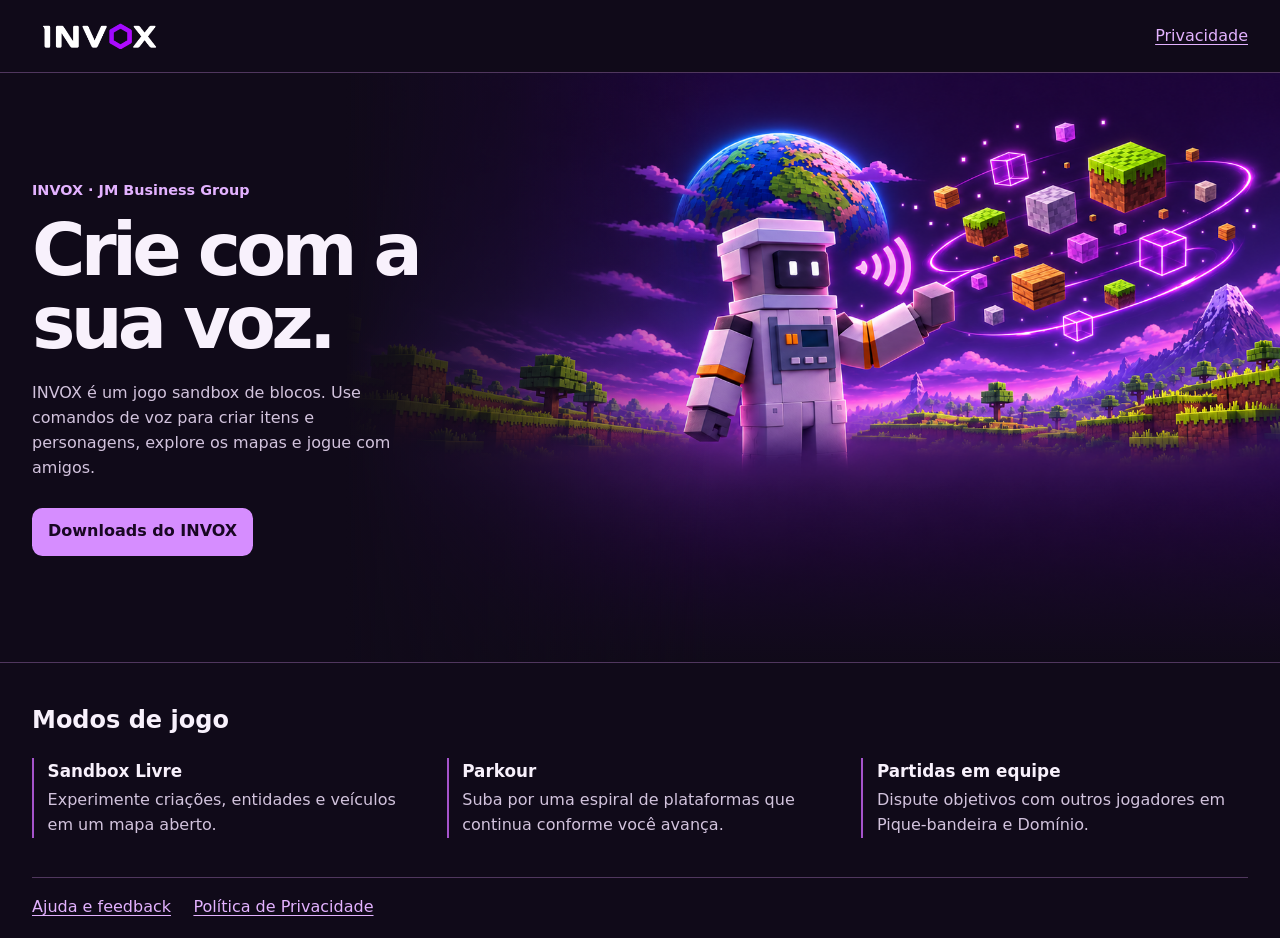
<file: index.html>
<!doctype html>
<html lang="pt-BR">
<head>
  <meta charset="utf-8">
  <meta name="viewport" content="width=device-width, initial-scale=1">
  <meta name="description" content="Conheça o INVOX, jogo sandbox de blocos com comandos de voz da JM Business Group.">
  <meta name="theme-color" content="#100a19">
  <title>INVOX | JM Business Group</title>
  <link rel="icon" type="image/png" href="assets/brand-icon.png">
  <link rel="stylesheet" href="styles.css">
</head>
<body>
  <a class="skip-link" href="#conteudo">Ir para o conteúdo</a>
  <header class="wrap header">
    <a class="wordmark" href="index.html" aria-label="INVOX, página inicial">
      <img src="assets/brand-wordmark.png" width="500" height="500" alt="">
    </a>
    <a href="privacidade/index.html">Privacidade</a>
  </header>
  <main id="conteudo">
    <section class="hero" aria-labelledby="titulo">
      <div class="hero-art">
        <img src="assets/hero-scene-3d.png" width="1672" height="941" alt="Arte do INVOX com um personagem de blocos e objetos suspensos">
      </div>
      <div class="wrap hero-layout">
        <div class="hero-copy">
          <p class="credit">INVOX · JM Business Group</p>
          <h1 id="titulo">Crie com a sua voz.</h1>
          <p>INVOX é um jogo sandbox de blocos. Use comandos de voz para criar itens e personagens, explore os mapas e jogue com amigos.</p>
          <a class="button" href="https://jmxxp.github.io/invox-site/#download">Downloads do INVOX</a>
        </div>
      </div>
    </section>
    <section class="wrap modes" aria-labelledby="modos">
      <h2 id="modos">Modos de jogo</h2>
      <ul>
        <li><h3>Sandbox Livre</h3><p>Experimente criações, entidades e veículos em um mapa aberto.</p></li>
        <li><h3>Parkour</h3><p>Suba por uma espiral de plataformas que continua conforme você avança.</p></li>
        <li><h3>Partidas em equipe</h3><p>Dispute objetivos com outros jogadores em Pique-bandeira e Domínio.</p></li>
      </ul>
    </section>
  </main>
  <footer class="wrap footer">
    <a href="https://jmxxp.github.io/invox-site/#feedback">Ajuda e feedback</a>
    <a href="privacidade/index.html">Política de Privacidade</a>
  </footer>
</body>
</html>
</file>
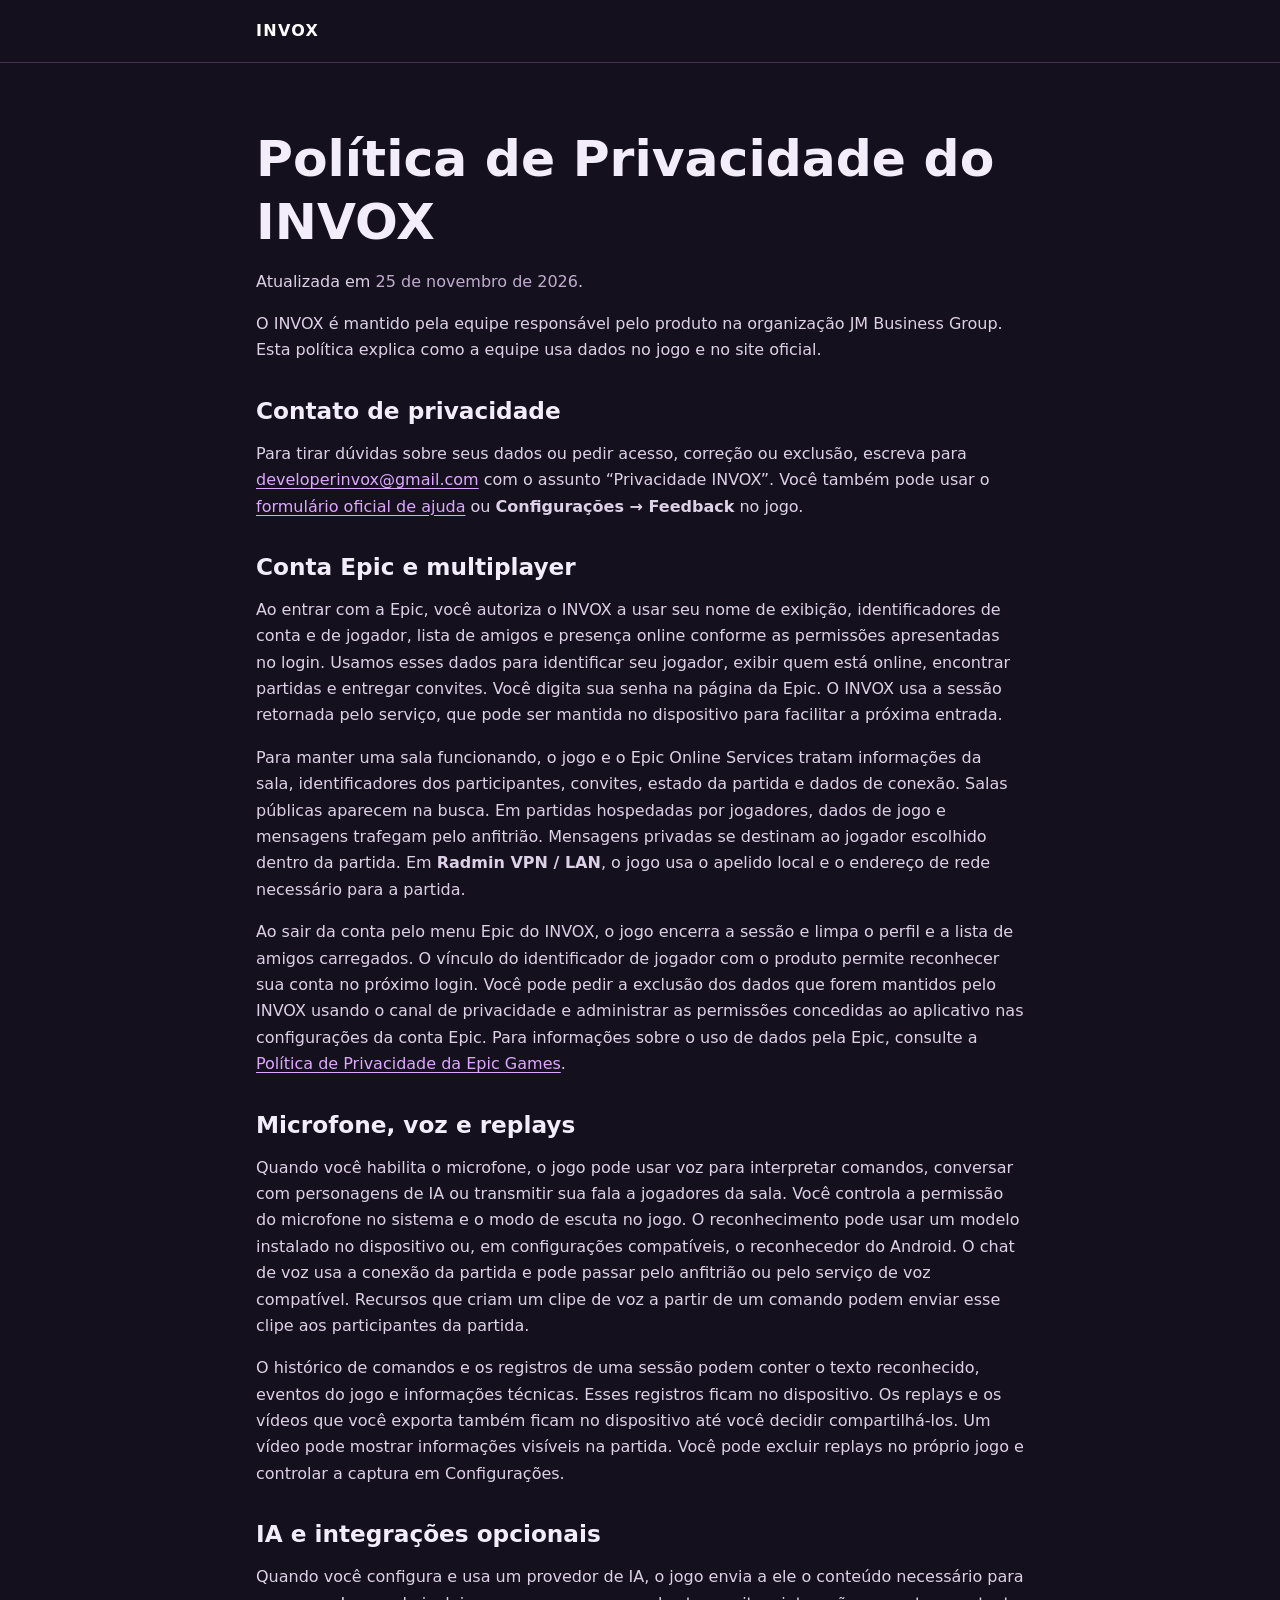
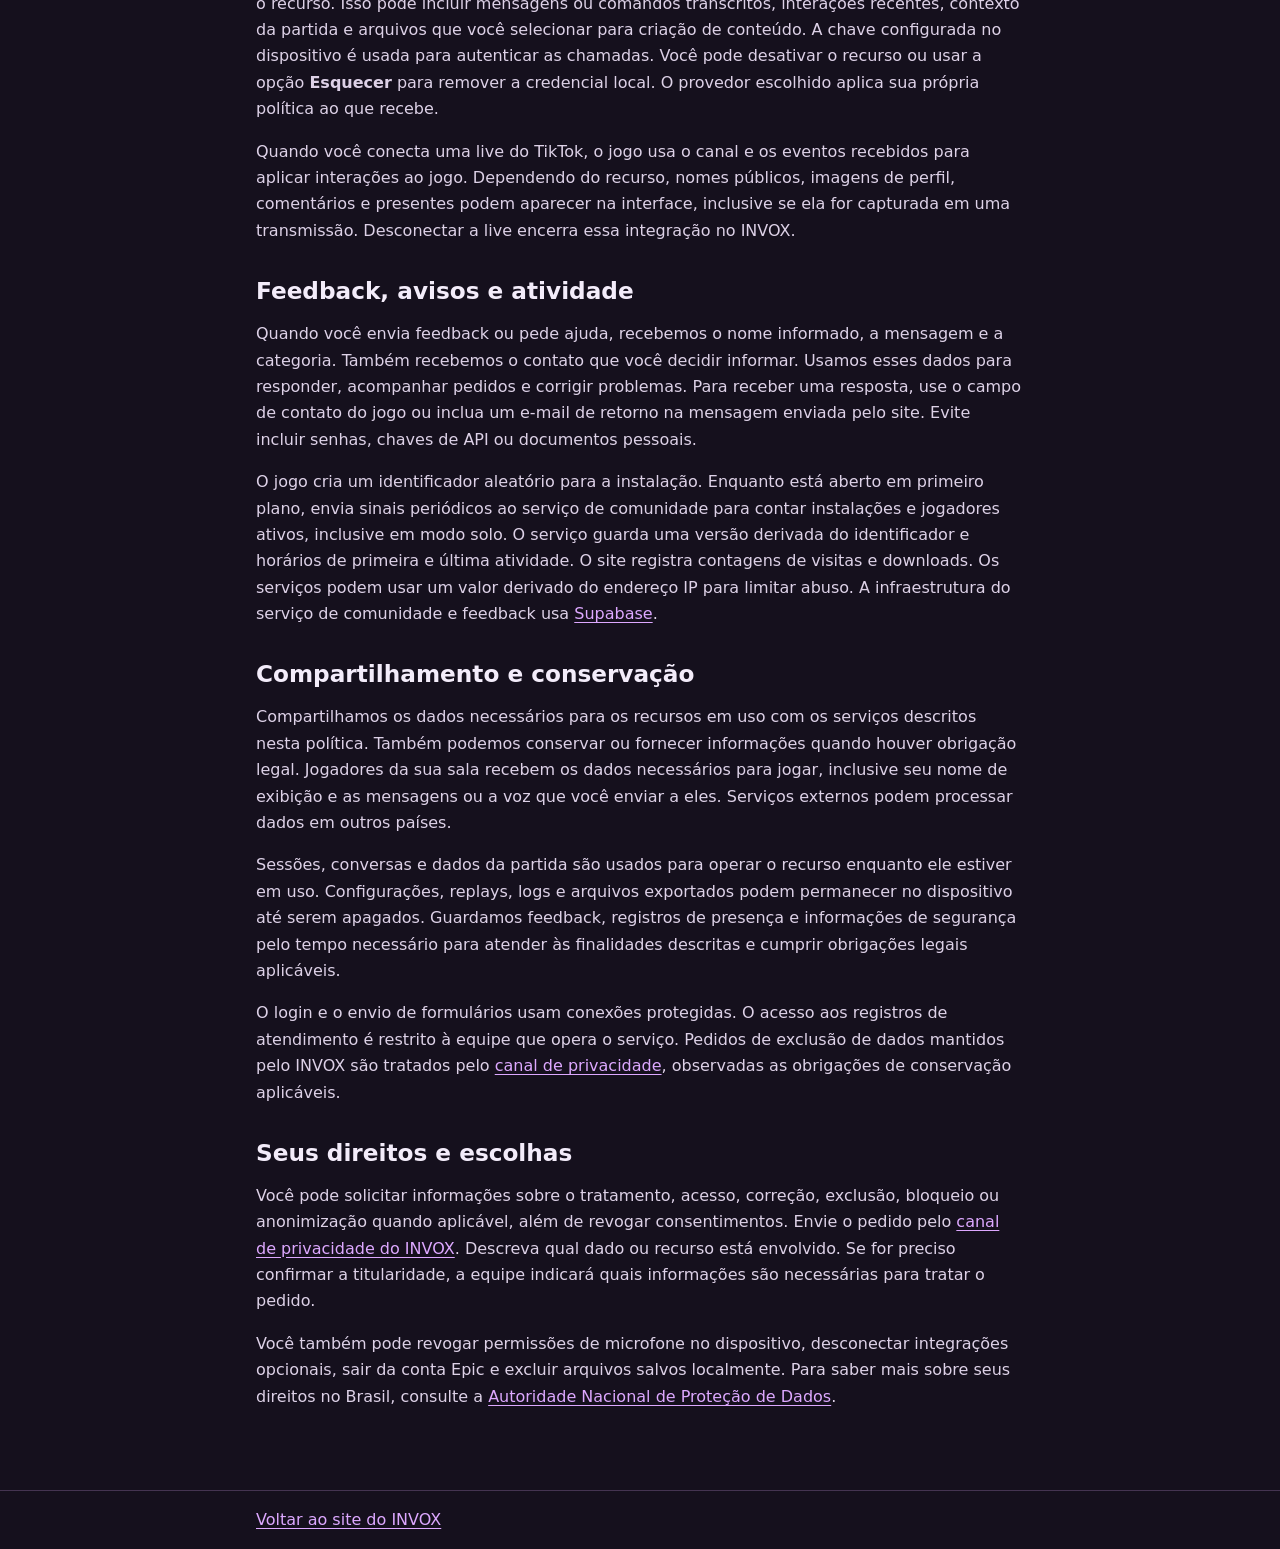
<file: privacidade/index.html>
<!doctype html>
<html lang="pt-BR">
<head>
  <meta charset="utf-8">
  <meta name="viewport" content="width=device-width, initial-scale=1">
  <meta name="description" content="Como o INVOX usa dados de conta, multiplayer, voz, feedback e recursos opcionais.">
  <meta name="theme-color" content="#15101d">
  <title>Política de Privacidade | INVOX</title>
  <style>
    :root {
      color-scheme: dark;
      font: 100%/1.65 system-ui, sans-serif;
      color: #f3ecfa;
      background: #15101d;
    }
    * { box-sizing: border-box; }
    body { margin: 0; }
    .wrap { width: min(48rem, calc(100% - 2.5rem)); margin-inline: auto; }
    header { border-bottom: 1px solid #443451; }
    header .wrap { padding-block: 1.1rem; }
    header a { color: #fff; font-weight: 800; letter-spacing: .08em; text-decoration: none; }
    main { padding-block: clamp(2rem, 6vw, 4rem); }
    h1, h2, h3 { line-height: 1.25; }
    h1 { font-size: clamp(2rem, 5vw, 3.15rem); margin: 0 0 .5rem; }
    h2 { font-size: 1.45rem; margin: 2rem 0 .6rem; }
    h3 { font-size: 1.08rem; margin: 1.2rem 0 .35rem; }
    p, li { color: #ddd1e7; }
    time { color: #c0accf; }
    a { color: #dda8ff; text-underline-offset: .16em; }
    a:focus-visible { outline: 2px solid #dda8ff; outline-offset: 4px; }
    ul { padding-inline-start: 1.3em; }
    li + li { margin-top: .6em; }
    footer { border-top: 1px solid #443451; padding-block: 1rem; }
  </style>
</head>
<body>
  <header><div class="wrap"><a href="../index.html" aria-label="INVOX, página inicial">INVOX</a></div></header>
  <main class="wrap">
    <h1>Política de Privacidade do INVOX</h1>
    <p>Atualizada em <time datetime="2026-11-25">25 de novembro de 2026</time>.</p>
    <p>O INVOX é mantido pela equipe responsável pelo produto na organização JM Business Group. Esta política explica como a equipe usa dados no jogo e no site oficial.</p>

    <h2 id="contato-privacidade">Contato de privacidade</h2>
    <p>Para tirar dúvidas sobre seus dados ou pedir acesso, correção ou exclusão, escreva para <a href="mailto:developerinvox@gmail.com?subject=Privacidade%20INVOX">developerinvox@gmail.com</a> com o assunto “Privacidade INVOX”. Você também pode usar o <a href="https://jmxxp.github.io/invox-site/#feedback">formulário oficial de ajuda</a> ou <strong>Configurações → Feedback</strong> no jogo.</p>

    <h2>Conta Epic e multiplayer</h2>
    <p>Ao entrar com a Epic, você autoriza o INVOX a usar seu nome de exibição, identificadores de conta e de jogador, lista de amigos e presença online conforme as permissões apresentadas no login. Usamos esses dados para identificar seu jogador, exibir quem está online, encontrar partidas e entregar convites. Você digita sua senha na página da Epic. O INVOX usa a sessão retornada pelo serviço, que pode ser mantida no dispositivo para facilitar a próxima entrada.</p>
    <p>Para manter uma sala funcionando, o jogo e o Epic Online Services tratam informações da sala, identificadores dos participantes, convites, estado da partida e dados de conexão. Salas públicas aparecem na busca. Em partidas hospedadas por jogadores, dados de jogo e mensagens trafegam pelo anfitrião. Mensagens privadas se destinam ao jogador escolhido dentro da partida. Em <strong>Radmin VPN / LAN</strong>, o jogo usa o apelido local e o endereço de rede necessário para a partida.</p>
    <p>Ao sair da conta pelo menu Epic do INVOX, o jogo encerra a sessão e limpa o perfil e a lista de amigos carregados. O vínculo do identificador de jogador com o produto permite reconhecer sua conta no próximo login. Você pode pedir a exclusão dos dados que forem mantidos pelo INVOX usando o canal de privacidade e administrar as permissões concedidas ao aplicativo nas configurações da conta Epic. Para informações sobre o uso de dados pela Epic, consulte a <a href="https://legal.epicgames.com/epicgames/privacy-policy">Política de Privacidade da Epic Games</a>.</p>

    <h2>Microfone, voz e replays</h2>
    <p>Quando você habilita o microfone, o jogo pode usar voz para interpretar comandos, conversar com personagens de IA ou transmitir sua fala a jogadores da sala. Você controla a permissão do microfone no sistema e o modo de escuta no jogo. O reconhecimento pode usar um modelo instalado no dispositivo ou, em configurações compatíveis, o reconhecedor do Android. O chat de voz usa a conexão da partida e pode passar pelo anfitrião ou pelo serviço de voz compatível. Recursos que criam um clipe de voz a partir de um comando podem enviar esse clipe aos participantes da partida.</p>
    <p>O histórico de comandos e os registros de uma sessão podem conter o texto reconhecido, eventos do jogo e informações técnicas. Esses registros ficam no dispositivo. Os replays e os vídeos que você exporta também ficam no dispositivo até você decidir compartilhá-los. Um vídeo pode mostrar informações visíveis na partida. Você pode excluir replays no próprio jogo e controlar a captura em Configurações.</p>

    <h2>IA e integrações opcionais</h2>
    <p>Quando você configura e usa um provedor de IA, o jogo envia a ele o conteúdo necessário para o recurso. Isso pode incluir mensagens ou comandos transcritos, interações recentes, contexto da partida e arquivos que você selecionar para criação de conteúdo. A chave configurada no dispositivo é usada para autenticar as chamadas. Você pode desativar o recurso ou usar a opção <strong>Esquecer</strong> para remover a credencial local. O provedor escolhido aplica sua própria política ao que recebe.</p>
    <p>Quando você conecta uma live do TikTok, o jogo usa o canal e os eventos recebidos para aplicar interações ao jogo. Dependendo do recurso, nomes públicos, imagens de perfil, comentários e presentes podem aparecer na interface, inclusive se ela for capturada em uma transmissão. Desconectar a live encerra essa integração no INVOX.</p>

    <h2>Feedback, avisos e atividade</h2>
    <p>Quando você envia feedback ou pede ajuda, recebemos o nome informado, a mensagem e a categoria. Também recebemos o contato que você decidir informar. Usamos esses dados para responder, acompanhar pedidos e corrigir problemas. Para receber uma resposta, use o campo de contato do jogo ou inclua um e-mail de retorno na mensagem enviada pelo site. Evite incluir senhas, chaves de API ou documentos pessoais.</p>
    <p>O jogo cria um identificador aleatório para a instalação. Enquanto está aberto em primeiro plano, envia sinais periódicos ao serviço de comunidade para contar instalações e jogadores ativos, inclusive em modo solo. O serviço guarda uma versão derivada do identificador e horários de primeira e última atividade. O site registra contagens de visitas e downloads. Os serviços podem usar um valor derivado do endereço IP para limitar abuso. A infraestrutura do serviço de comunidade e feedback usa <a href="https://supabase.com/privacy">Supabase</a>.</p>

    <h2>Compartilhamento e conservação</h2>
    <p>Compartilhamos os dados necessários para os recursos em uso com os serviços descritos nesta política. Também podemos conservar ou fornecer informações quando houver obrigação legal. Jogadores da sua sala recebem os dados necessários para jogar, inclusive seu nome de exibição e as mensagens ou a voz que você enviar a eles. Serviços externos podem processar dados em outros países.</p>
    <p>Sessões, conversas e dados da partida são usados para operar o recurso enquanto ele estiver em uso. Configurações, replays, logs e arquivos exportados podem permanecer no dispositivo até serem apagados. Guardamos feedback, registros de presença e informações de segurança pelo tempo necessário para atender às finalidades descritas e cumprir obrigações legais aplicáveis.</p>
    <p>O login e o envio de formulários usam conexões protegidas. O acesso aos registros de atendimento é restrito à equipe que opera o serviço. Pedidos de exclusão de dados mantidos pelo INVOX são tratados pelo <a href="#contato-privacidade">canal de privacidade</a>, observadas as obrigações de conservação aplicáveis.</p>

    <h2>Seus direitos e escolhas</h2>
    <p>Você pode solicitar informações sobre o tratamento, acesso, correção, exclusão, bloqueio ou anonimização quando aplicável, além de revogar consentimentos. Envie o pedido pelo <a href="#contato-privacidade">canal de privacidade do INVOX</a>. Descreva qual dado ou recurso está envolvido. Se for preciso confirmar a titularidade, a equipe indicará quais informações são necessárias para tratar o pedido.</p>
    <p>Você também pode revogar permissões de microfone no dispositivo, desconectar integrações opcionais, sair da conta Epic e excluir arquivos salvos localmente. Para saber mais sobre seus direitos no Brasil, consulte a <a href="https://www.gov.br/anpd/pt-br/assuntos/titular-de-dados-1/direito-dos-titulares">Autoridade Nacional de Proteção de Dados</a>.</p>
  </main>
  <footer><div class="wrap"><a href="../index.html">Voltar ao site do INVOX</a></div></footer>
</body>
</html>
</file>
<file: styles.css>
:root {
  color-scheme: dark;
  font: 100%/1.55 system-ui, sans-serif;
  color: #f8f1fc;
  background: #100a19;
  --muted: #d2c3dd;
  --accent: #e3b2ff;
  --line: #50375e;
}

* { box-sizing: border-box; }
body { margin: 0; }
a { color: var(--accent); text-underline-offset: .2em; }
a:focus-visible { outline: 2px solid #f1cdff; outline-offset: 5px; }
h1, h2, h3, p { margin: 0; }
.wrap { width: min(76rem, calc(100% - 3rem)); margin-inline: auto; }
.skip-link { position: absolute; top: .75rem; left: .75rem; z-index: 2; padding: .55rem .85rem; background: #281539; }
.skip-link:not(:focus) { clip-path: inset(50%); }

.header {
  min-height: 4.5rem;
  display: flex;
  align-items: center;
  justify-content: space-between;
  gap: 1rem;
}

.wordmark { position: relative; display: block; width: 8.4rem; height: 2.8rem; }
.wordmark img { position: absolute; top: 50%; width: 100%; height: auto; transform: translateY(-50%); clip-path: inset(36% 0); mix-blend-mode: screen; }
.hero { position: relative; isolation: isolate; overflow: hidden; border-block: 1px solid var(--line); }
.hero-layout { display: grid; align-items: center; min-height: clamp(29rem, 46vw, 40rem); }
.hero-copy { max-width: 28rem; padding-block: 3rem; }
.hero-art { position: absolute; z-index: -1; inset: 0 0 0 27%; }
.hero-art img { width: 100%; height: 100%; display: block; object-fit: cover; object-position: 54% 26%; }
.hero-art::after {
  position: absolute;
  inset: 0;
  content: "";
  background: linear-gradient(90deg, #100a19 0%, #100a19b0 17%, transparent 39%),
              linear-gradient(0deg, #100a19 0%, transparent 32%);
}

.credit { margin-bottom: .8rem; color: var(--accent); font-size: .9rem; font-weight: 650; }
h1 { max-width: 10ch; font-size: clamp(2.6rem, 5.7vw, 5.25rem); line-height: 1; letter-spacing: -.065em; }
.hero-copy p:not(.credit) { max-width: 36ch; margin-top: 1.3rem; color: var(--muted); }
.button {
  display: inline-flex;
  align-items: center;
  min-height: 3rem;
  margin-top: 1.7rem;
  padding: .55rem 1rem;
  border-radius: .65rem;
  background: #d68dff;
  color: #190723;
  font-weight: 750;
  text-decoration: none;
}
.button:hover { background: #edbbff; }
.modes { padding-block: 2.45rem; }
h2 { margin-bottom: 1.2rem; font-size: 1.5rem; }
.modes ul { display: grid; grid-template-columns: repeat(3, minmax(0, 1fr)); gap: 1rem 1.75rem; padding: 0; margin: 0; list-style: none; }
.modes li { padding-left: .85rem; border-left: 2px solid #a553cb; }
h3 { margin-bottom: .22rem; font-size: 1.05rem; }
.modes p { color: var(--muted); }
.footer { display: flex; flex-wrap: wrap; gap: .6rem 1.4rem; border-top: 1px solid var(--line); padding-block: 1.1rem; }

@media (max-width: 47rem) {
  .hero-layout { min-height: 0; }
  .hero-copy { padding-block: 0 2.25rem; }
  .hero-art { position: relative; inset: auto; height: clamp(12rem, 53vw, 22rem); }
  .hero-art img { object-position: 58% 23%; }
  .hero-art::after { background: linear-gradient(0deg, #100a19 0%, transparent 24%); }
  .modes ul { grid-template-columns: 1fr; }
}

@media (max-width: 25rem) {
  .wrap { width: calc(100% - 2rem); }
}
</file>
